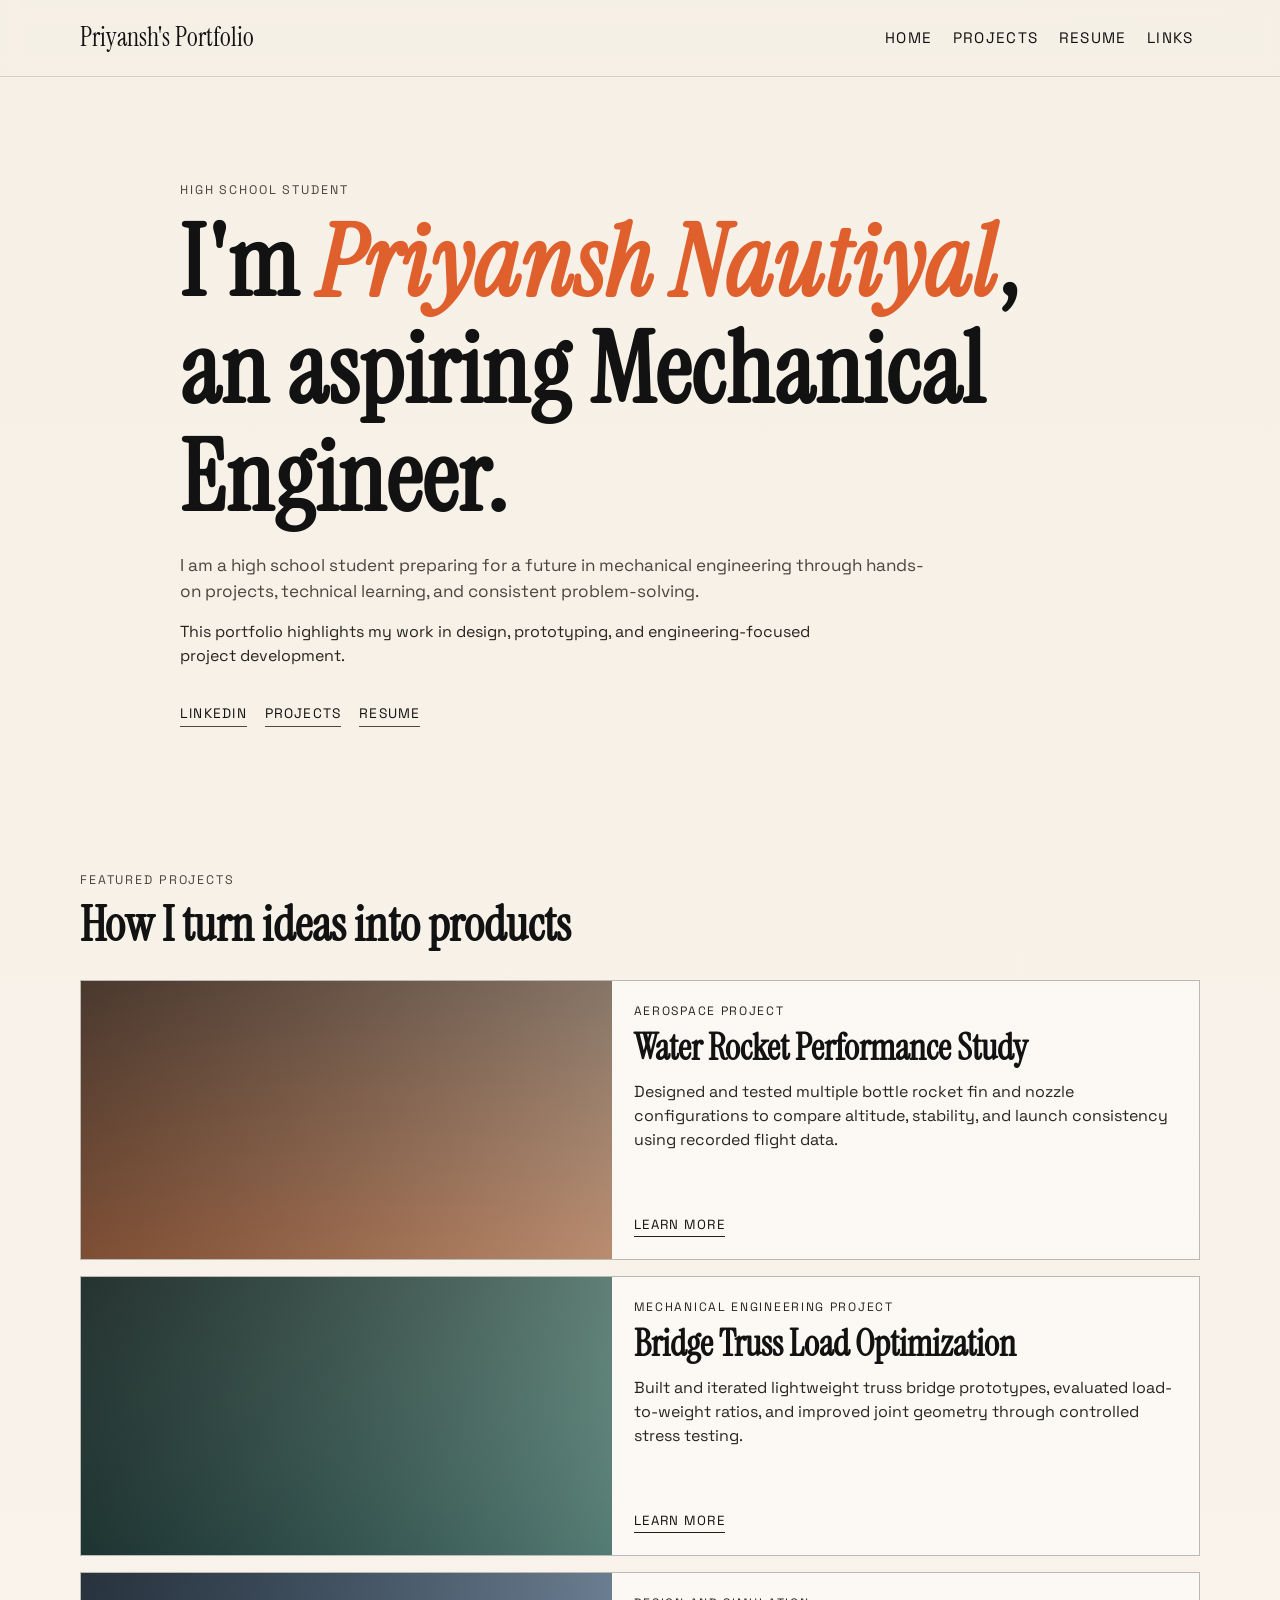
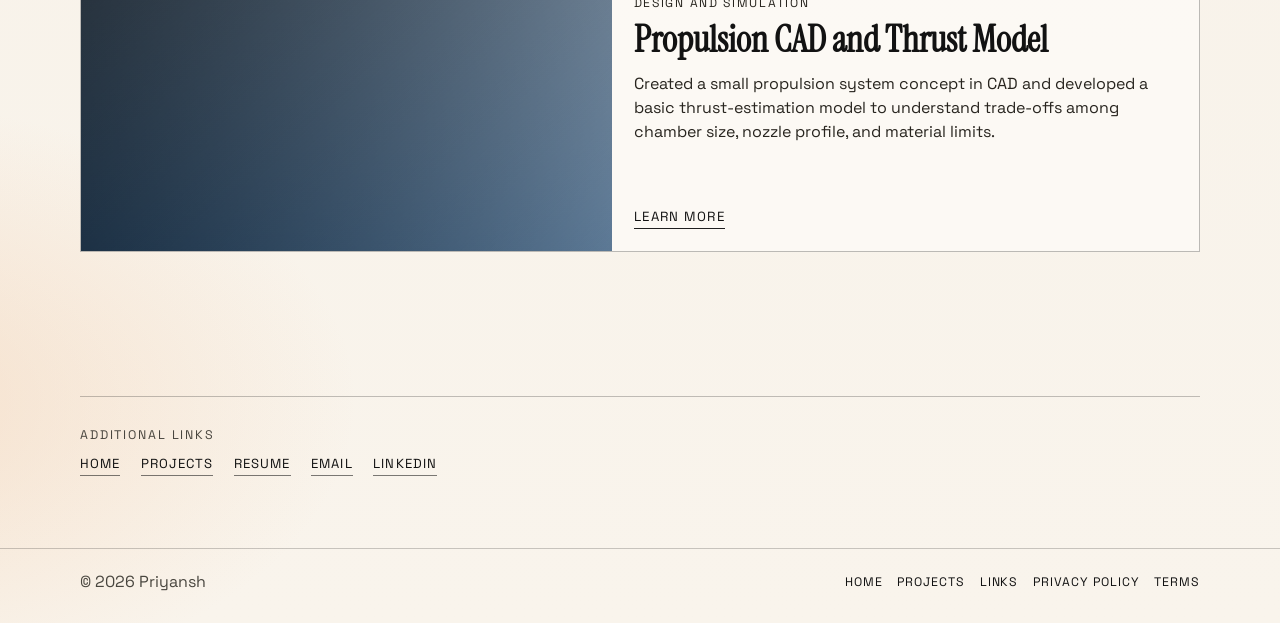
<file: index.html>
<!DOCTYPE html>
<html lang="en">
  <head>
    <meta charset="UTF-8" />
    <meta name="viewport" content="width=device-width, initial-scale=1.0" />
    <meta
      name="description"
      content="Priyansh portfolio: Projects, skills, and contact information."
    />
    <title>Priyansh | Portfolio</title>
    <link rel="icon" type="image/svg+xml" href="favicon.svg" />
    <link rel="preconnect" href="https://fonts.googleapis.com" />
    <link rel="preconnect" href="https://fonts.gstatic.com" crossorigin />
    <link
      href="https://fonts.googleapis.com/css2?family=Instrument+Serif:ital@0;1&family=Space+Grotesk:wght@400;500;700&display=swap"
      rel="stylesheet"
    />
    <link rel="stylesheet" href="styles.css" />
  </head>
  <body>
    <header class="site-header">
      <div class="container nav-wrap">
        <a class="brand" href="#home">
          <span class="brand-text">Priyansh's Portfolio</span>
        </a>

        <button class="menu-toggle" aria-label="Toggle navigation" aria-expanded="false">
          <span></span>
          <span></span>
        </button>

        <nav class="site-nav" aria-label="Primary navigation">
          <a href="#home">Home</a>
          <a href="#projects">Projects</a>
          <a href="resume.html">Resume</a>
          <a href="#additional-links">Links</a>
        </nav>
      </div>
    </header>

    <main id="home">
      <section class="hero section">
        <div class="container hero-wrap">
          <p class="eyebrow">High School Student</p>
          <h1>
            I'm <span class="accent">Priyansh Nautiyal</span>,<br />
            an aspiring Mechanical Engineer.
          </h1>
          <p class="lead">
            I am a high school student preparing for a future in 
            mechanical engineering through hands-on projects, technical learning,
            and consistent problem-solving.
          </p>
          <p class="supporting-text">
            This portfolio highlights my work in design, prototyping, and
            engineering-focused project development.
          </p>
          <div class="quick-links">
            <a href="https://www.linkedin.com/in/priyansh-nautiyal-b51570397/" target="_blank" rel="noreferrer">LinkedIn</a>
            <a href="#projects">Projects</a>
            <a id="resume" href="resume.html" aria-label="Open resume">Resume</a>
          </div>
        </div>
      </section>

      <section id="projects" class="section projects">
        <div class="container">
          <div class="section-head">
            <p class="eyebrow">Featured Projects</p>
            <h2>How I turn ideas into products</h2>
          </div>

          <div class="project-list">
            <article class="project-row">
              <div class="project-image project-image-one" aria-hidden="true"></div>
              <div class="project-copy">
                <p class="project-type">Aerospace Project</p>
                <h3>Water Rocket Performance Study</h3>
                <p>
                  Designed and tested multiple bottle rocket fin and nozzle
                  configurations to compare altitude, stability, and launch
                  consistency using recorded flight data.
                </p>
                <a href="#" aria-label="Learn more about Water Rocket Performance Study">Learn More</a>
              </div>
            </article>

            <article class="project-row">
              <div class="project-image project-image-two" aria-hidden="true"></div>
              <div class="project-copy">
                <p class="project-type">Mechanical Engineering Project</p>
                <h3>Bridge Truss Load Optimization</h3>
                <p>
                  Built and iterated lightweight truss bridge prototypes,
                  evaluated load-to-weight ratios, and improved joint geometry
                  through controlled stress testing.
                </p>
                <a href="#" aria-label="Learn more about Bridge Truss Load Optimization">Learn More</a>
              </div>
            </article>

            <article class="project-row">
              <div class="project-image project-image-three" aria-hidden="true"></div>
              <div class="project-copy">
                <p class="project-type">Design and Simulation</p>
                <h3>Propulsion CAD and Thrust Model</h3>
                <p>
                  Created a small propulsion system concept in CAD and developed
                  a basic thrust-estimation model to understand trade-offs among
                  chamber size, nozzle profile, and material limits.
                </p>
                <a href="#" aria-label="Learn more about Propulsion CAD and Thrust Model">Learn More</a>
              </div>
            </article>
          </div>
        </div>
      </section>

      <section id="additional-links" class="section additional-links">
        <div class="container additional-links-wrap">
          <p class="eyebrow">Additional Links</p>
          <div class="additional-links-list">
            <a href="#home">Home</a>
            <a href="#projects">Projects</a>
            <a href="resume.html">Resume</a>
            <a href="mailto:Priyansh.nautiyal@gmail.com">Email</a>
            <!--<a href="https://github.com/priyansh-nautiyal" target="_blank" rel="noreferrer">GitHub</a>-->
            <a href="https://www.linkedin.com/in/priyansh-nautiyal-b51570397/" target="_blank" rel="noreferrer">LinkedIn</a>
            <!--<a href="https://www.instagram.com/your-instagram-username" target="_blank" rel="noreferrer">Instagram</a>
            <a href="https://twitter.com/your-twitter-username" target="_blank" rel="noreferrer">Twitter</a>-->
          </div>
        </div>
      </section>
    </main>

    <footer class="site-footer">
      <div class="container footer-wrap">
        <p>&copy; <span id="year"></span> Priyansh</p>
        <nav class="footer-links" aria-label="Footer navigation">
          <a href="#home">Home</a>
          <a href="#projects">Projects</a>
          <a href="#additional-links">Links</a>
          <a href="privacy.html">Privacy Policy</a>
          <a href="terms.html">Terms</a>
        </nav>
      </div>
    </footer>

    <script src="script.js"></script>
  </body>
</html>
</file>
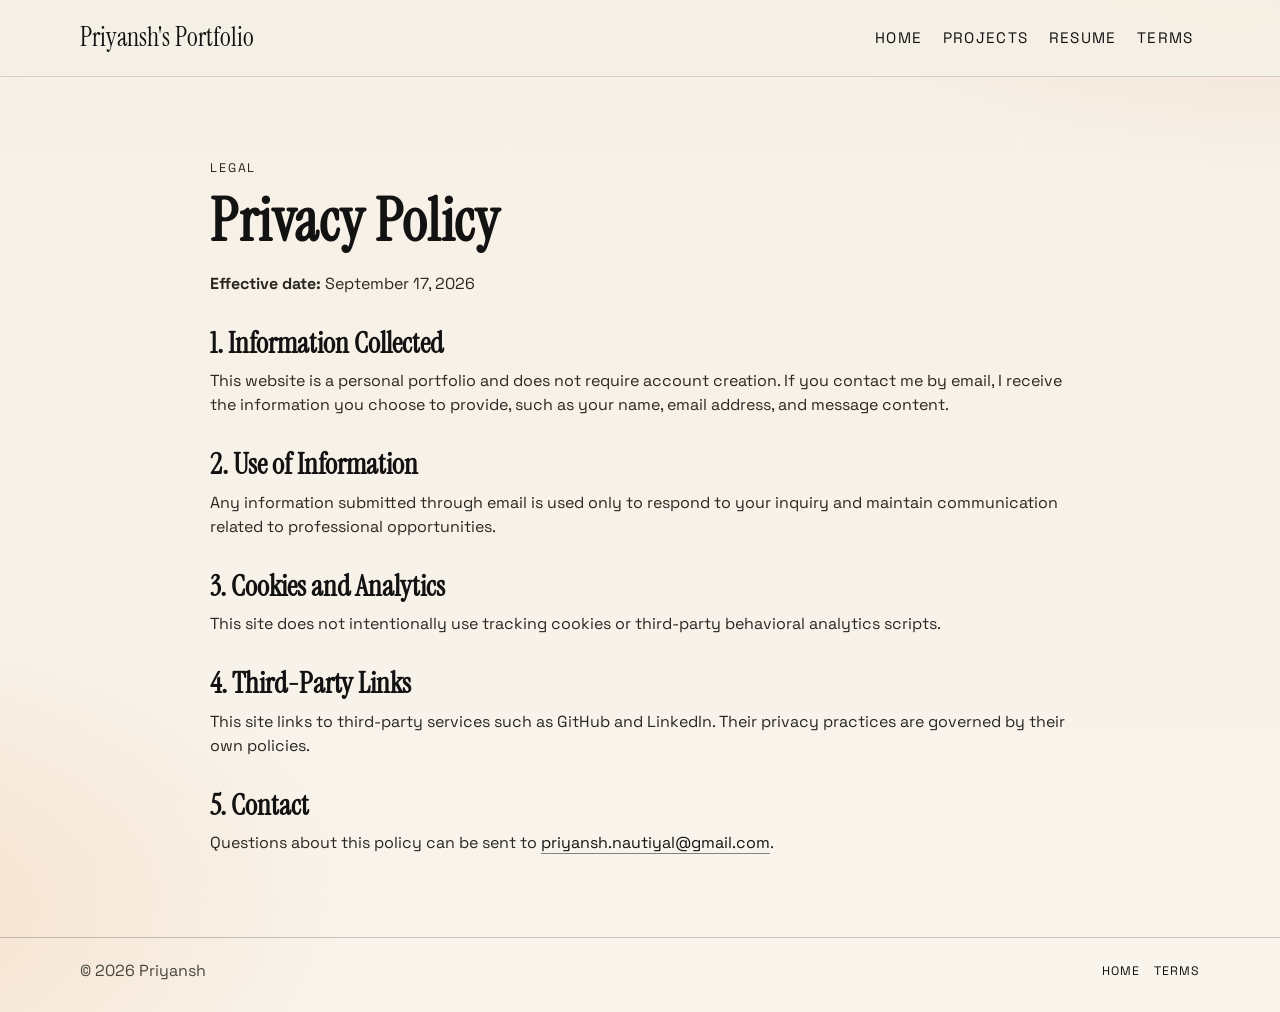
<file: privacy.html>
<!DOCTYPE html>
<html lang="en">
  <head>
    <meta charset="UTF-8" />
    <meta name="viewport" content="width=device-width, initial-scale=1.0" />
    <meta name="description" content="Privacy policy for Priyansh portfolio website." />
    <title>Privacy Policy | Priyansh</title>
    <link rel="icon" type="image/svg+xml" href="favicon.svg" />
    <link rel="preconnect" href="https://fonts.googleapis.com" />
    <link rel="preconnect" href="https://fonts.gstatic.com" crossorigin />
    <link
      href="https://fonts.googleapis.com/css2?family=Instrument+Serif:ital@0;1&family=Space+Grotesk:wght@400;500;700&display=swap"
      rel="stylesheet"
    />
    <link rel="stylesheet" href="styles.css" />
  </head>
  <body>
    <header class="site-header">
      <div class="container nav-wrap">
        <a class="brand" href="index.html#home">
          <span class="brand-text">Priyansh's Portfolio</span>
        </a>
        <nav class="site-nav" aria-label="Primary navigation">
          <a href="index.html#home">Home</a>
          <a href="index.html#projects">Projects</a>
          <a href="resume.html">Resume</a>
          <a href="terms.html">Terms</a>
        </nav>
      </div>
    </header>

    <main class="section">
      <div class="container legal-wrap">
        <p class="eyebrow">Legal</p>
        <h1>Privacy Policy</h1>
        <p><strong>Effective date:</strong> September 17, 2026</p>

        <h2>1. Information Collected</h2>
        <p>
          This website is a personal portfolio and does not require account creation.
          If you contact me by email, I receive the information you choose to provide,
          such as your name, email address, and message content.
        </p>

        <h2>2. Use of Information</h2>
        <p>
          Any information submitted through email is used only to respond to your
          inquiry and maintain communication related to professional opportunities.
        </p>

        <h2>3. Cookies and Analytics</h2>
        <p>
          This site does not intentionally use tracking cookies or third-party
          behavioral analytics scripts.
        </p>

        <h2>4. Third-Party Links</h2>
        <p>
          This site links to third-party services such as GitHub and LinkedIn.
          Their privacy practices are governed by their own policies.
        </p>

        <h2>5. Contact</h2>
        <p>
          Questions about this policy can be sent to
          <a href="mailto:priyansh.nautiyal@gmail.com">priyansh.nautiyal@gmail.com</a>.
        </p>
      </div>
    </main>

    <footer class="site-footer">
      <div class="container footer-wrap">
        <p>&copy; <span id="year"></span> Priyansh</p>
        <div class="footer-links">
          <a href="index.html">Home</a>
          <a href="terms.html">Terms</a>
        </div>
      </div>
    </footer>
    <script src="script.js"></script>
  </body>
</html>
</file>
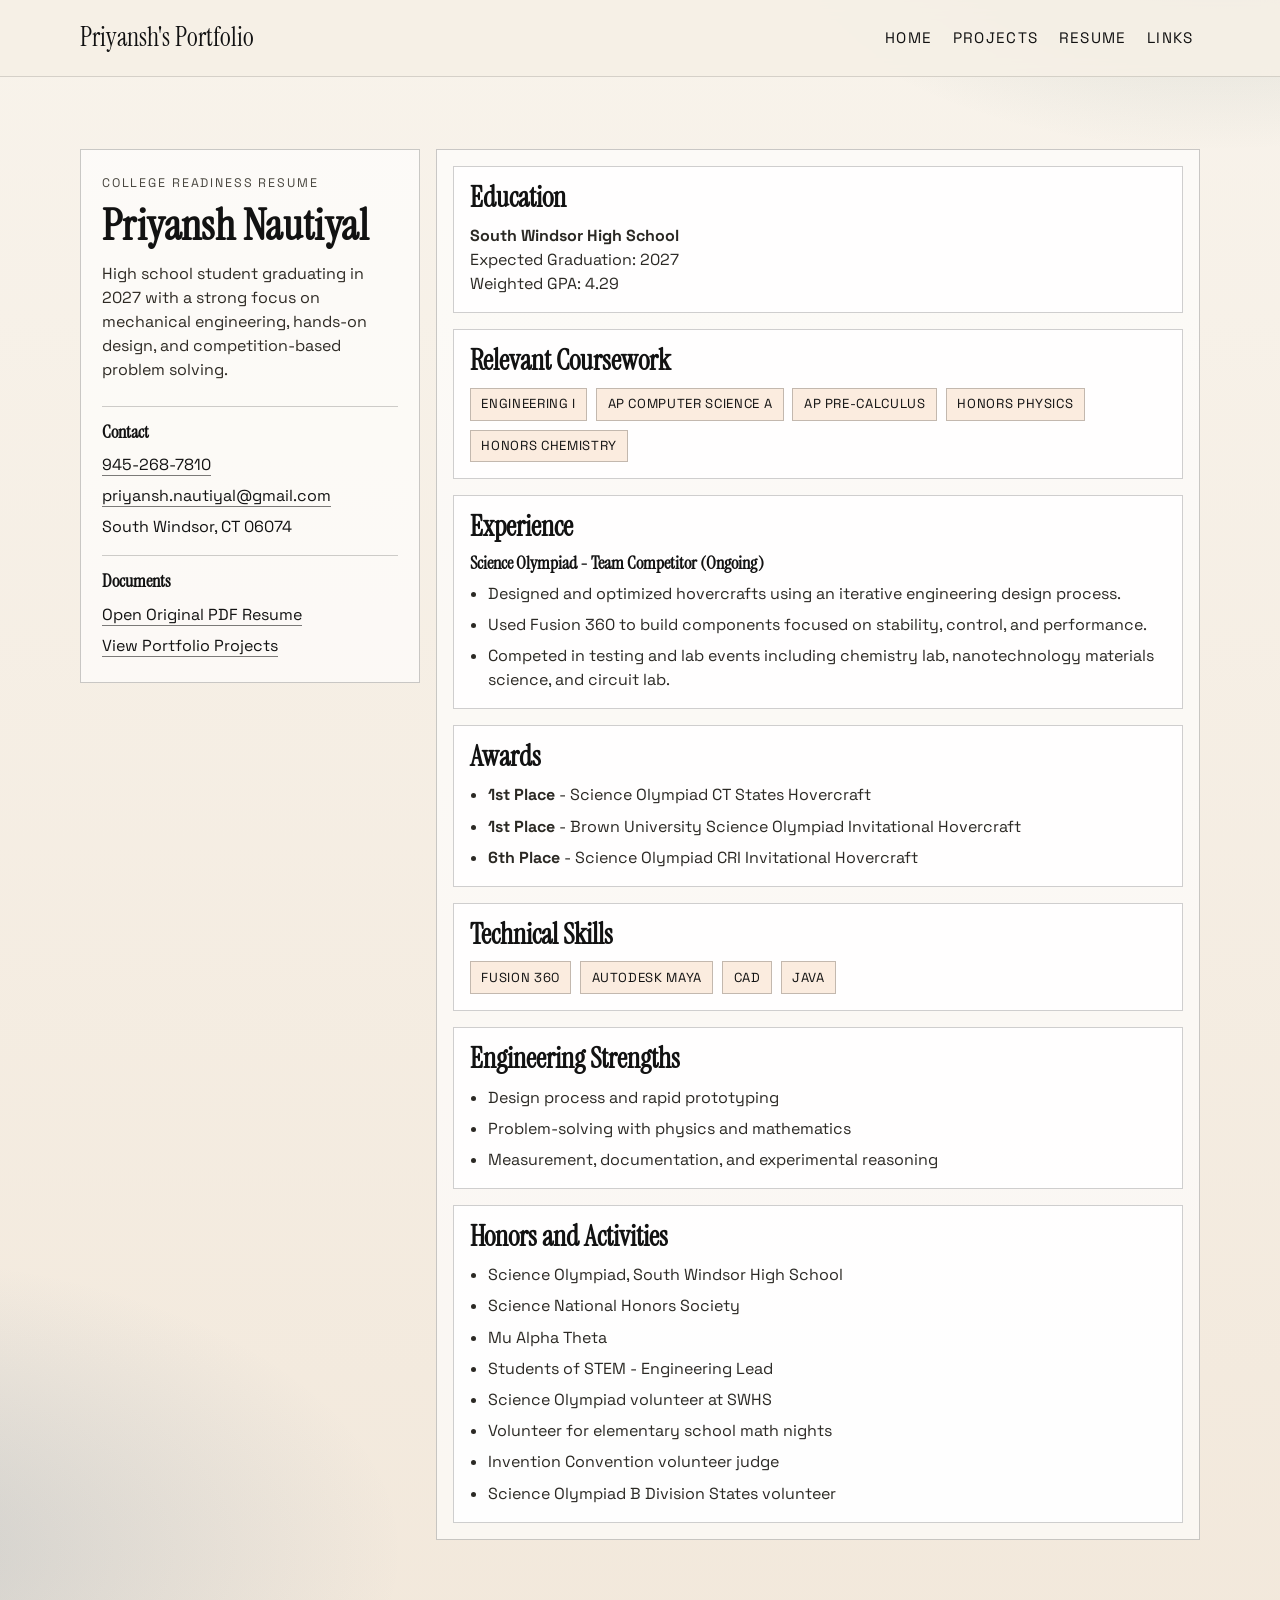
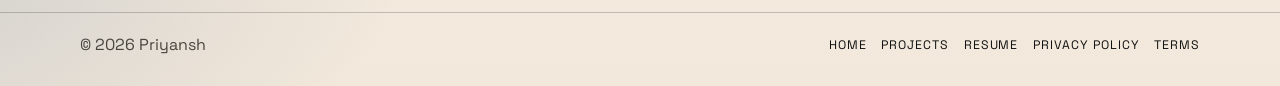
<file: resume.html>
<!DOCTYPE html>
<html lang="en">
  <head>
    <meta charset="UTF-8" />
    <meta name="viewport" content="width=device-width, initial-scale=1.0" />
    <meta
      name="description"
      content="Resume of Priyansh Nautiyal, high school student preparing for college engineering programs."
    />
    <title>Resume | Priyansh Nautiyal</title>
    <link rel="icon" type="image/svg+xml" href="favicon.svg" />
    <link rel="preconnect" href="https://fonts.googleapis.com" />
    <link rel="preconnect" href="https://fonts.gstatic.com" crossorigin />
    <link
      href="https://fonts.googleapis.com/css2?family=Instrument+Serif:ital@0;1&family=Space+Grotesk:wght@400;500;700&display=swap"
      rel="stylesheet"
    />
    <link rel="stylesheet" href="styles.css" />
  </head>
  <body class="resume-page">
    <header class="site-header">
      <div class="container nav-wrap">
        <a class="brand" href="index.html#home">
          <span class="brand-text">Priyansh's Portfolio</span>
        </a>

        <button class="menu-toggle" aria-label="Toggle navigation" aria-expanded="false">
          <span></span>
          <span></span>
        </button>

        <nav class="site-nav" aria-label="Primary navigation">
          <a href="index.html#home">Home</a>
          <a href="index.html#projects">Projects</a>
          <a href="resume.html" aria-current="page">Resume</a>
          <a href="index.html#additional-links">Links</a>
        </nav>
      </div>
    </header>

    <main class="section">
      <div class="container resume-layout">
        <aside class="resume-sidebar">
          <p class="eyebrow">College Readiness Resume</p>
          <h1>Priyansh Nautiyal</h1>
          <p class="resume-tagline">
            High school student graduating in 2027 with a strong focus on
            mechanical engineering, hands-on design, and competition-based problem solving.
          </p>

          <div class="resume-contact">
            <h2>Contact</h2>
            <ul>
              <li><a href="tel:+19452687810">945-268-7810</a></li>
              <li>
                <a href="mailto:priyansh.nautiyal@gmail.com">priyansh.nautiyal@gmail.com</a>
              </li>
              <li>South Windsor, CT 06074</li>
            </ul>
          </div>

          <div class="resume-contact">
            <h2>Documents</h2>
            <ul>
              <li>
                <a href="PriyanshNautiyal Resume.pdf" target="_blank" rel="noreferrer">
                  Open Original PDF Resume
                </a>
              </li>
              <li><a href="index.html#projects">View Portfolio Projects</a></li>
            </ul>
          </div>
        </aside>

        <section class="resume-main" aria-label="Resume details">
          <article class="resume-card">
            <h2>Education</h2>
            <p>
              <strong>South Windsor High School</strong><br />
              Expected Graduation: 2027<br />
              Weighted GPA: 4.29
            </p>
          </article>

          <article class="resume-card">
            <h2>Relevant Coursework</h2>
            <div class="pill-group" aria-label="Relevant coursework list">
              <span>Engineering I</span>
              <span>AP Computer Science A</span>
              <span>AP Pre-Calculus</span>
              <span>Honors Physics</span>
              <span>Honors Chemistry</span>
            </div>
          </article>

          <article class="resume-card">
            <h2>Experience</h2>
            <h3>Science Olympiad - Team Competitor (Ongoing)</h3>
            <ul>
              <li>
                Designed and optimized hovercrafts using an iterative engineering
                design process.
              </li>
              <li>
                Used Fusion 360 to build components focused on stability,
                control, and performance.
              </li>
              <li>
                Competed in testing and lab events including chemistry lab,
                nanotechnology materials science, and circuit lab.
              </li>
            </ul>
          </article>

          <article class="resume-card">
            <h2>Awards</h2>
            <ul>
              <li><strong>1st Place</strong> - Science Olympiad CT States Hovercraft</li>
              <li><strong>1st Place</strong> - Brown University Science Olympiad Invitational Hovercraft</li>
              <li><strong>6th Place</strong> - Science Olympiad CRI Invitational Hovercraft</li>
            </ul>
          </article>

          <article class="resume-card">
            <h2>Technical Skills</h2>
            <div class="pill-group" aria-label="Technical skills list">
              <span>Fusion 360</span>
              <span>Autodesk Maya</span>
              <span>CAD</span>
              <span>Java</span>
            </div>
          </article>

          <article class="resume-card">
            <h2>Engineering Strengths</h2>
            <ul>
              <li>Design process and rapid prototyping</li>
              <li>Problem-solving with physics and mathematics</li>
              <li>Measurement, documentation, and experimental reasoning</li>
            </ul>
          </article>

          <article class="resume-card">
            <h2>Honors and Activities</h2>
            <ul>
              <li>Science Olympiad, South Windsor High School</li>
              <li>Science National Honors Society</li>
              <li>Mu Alpha Theta</li>
              <li>Students of STEM - Engineering Lead</li>
              <li>Science Olympiad volunteer at SWHS</li>
              <li>Volunteer for elementary school math nights</li>
              <li>Invention Convention volunteer judge</li>
              <li>Science Olympiad B Division States volunteer</li>
            </ul>
          </article>
        </section>
      </div>
    </main>

    <footer class="site-footer">
      <div class="container footer-wrap">
        <p>&copy; <span id="year"></span> Priyansh</p>
        <nav class="footer-links" aria-label="Footer navigation">
          <a href="index.html#home">Home</a>
          <a href="index.html#projects">Projects</a>
          <a href="resume.html">Resume</a>
          <a href="privacy.html">Privacy Policy</a>
          <a href="terms.html">Terms</a>
        </nav>
      </div>
    </footer>

    <script src="script.js"></script>
  </body>
</html>
</file>
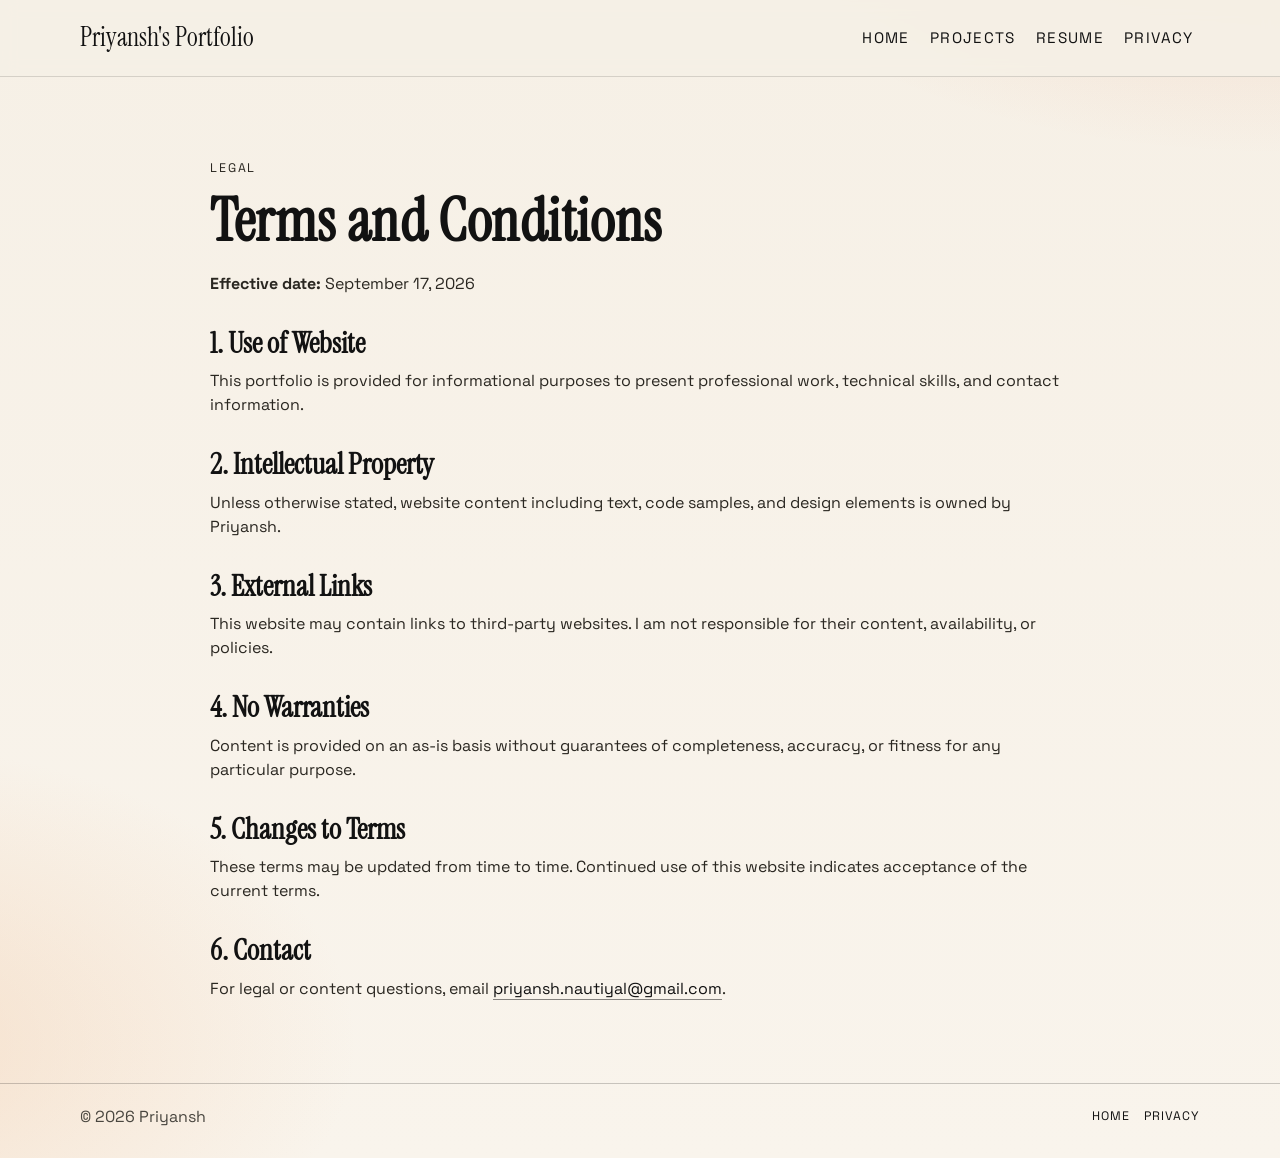
<file: terms.html>
<!DOCTYPE html>
<html lang="en">
  <head>
    <meta charset="UTF-8" />
    <meta name="viewport" content="width=device-width, initial-scale=1.0" />
    <meta name="description" content="Terms and conditions for Priyansh portfolio website." />
    <title>Terms and Conditions | Priyansh</title>
    <link rel="icon" type="image/svg+xml" href="favicon.svg" />
    <link rel="preconnect" href="https://fonts.googleapis.com" />
    <link rel="preconnect" href="https://fonts.gstatic.com" crossorigin />
    <link
      href="https://fonts.googleapis.com/css2?family=Instrument+Serif:ital@0;1&family=Space+Grotesk:wght@400;500;700&display=swap"
      rel="stylesheet"
    />
    <link rel="stylesheet" href="styles.css" />
  </head>
  <body>
    <header class="site-header">
      <div class="container nav-wrap">
        <a class="brand" href="index.html#home">
          <span class="brand-text">Priyansh's Portfolio</span>
        </a>
        <nav class="site-nav" aria-label="Primary navigation">
          <a href="index.html#home">Home</a>
          <a href="index.html#projects">Projects</a>
          <a href="resume.html">Resume</a>
          <a href="privacy.html">Privacy</a>
        </nav>
      </div>
    </header>

    <main class="section">
      <div class="container legal-wrap">
        <p class="eyebrow">Legal</p>
        <h1>Terms and Conditions</h1>
        <p><strong>Effective date:</strong> September 17, 2026</p>

        <h2>1. Use of Website</h2>
        <p>
          This portfolio is provided for informational purposes to present
          professional work, technical skills, and contact information.
        </p>

        <h2>2. Intellectual Property</h2>
        <p>
          Unless otherwise stated, website content including text, code samples,
          and design elements is owned by Priyansh.
        </p>

        <h2>3. External Links</h2>
        <p>
          This website may contain links to third-party websites. I am not
          responsible for their content, availability, or policies.
        </p>

        <h2>4. No Warranties</h2>
        <p>
          Content is provided on an as-is basis without guarantees of completeness,
          accuracy, or fitness for any particular purpose.
        </p>

        <h2>5. Changes to Terms</h2>
        <p>
          These terms may be updated from time to time. Continued use of this
          website indicates acceptance of the current terms.
        </p>

        <h2>6. Contact</h2>
        <p>
          For legal or content questions, email
          <a href="mailto:priyansh.nautiyal@gmail.com">priyansh.nautiyal@gmail.com</a>.
        </p>
      </div>
    </main>

    <footer class="site-footer">
      <div class="container footer-wrap">
        <p>&copy; <span id="year"></span> Priyansh</p>
        <div class="footer-links">
          <a href="index.html">Home</a>
          <a href="privacy.html">Privacy</a>
        </div>
      </div>
    </footer>
    <script src="script.js"></script>
  </body>
</html>
</file>
<file: styles.css>
:root {
  --bg: #f6f0e6;
  --bg-strong: #f0e4d2;
  --text: #121212;
  --muted: #49463f;
  --line: #1f1f1f;
  --accent: #df5f2d;
  --accent-soft: #f2c7a2;
  --max-width: 1120px;
}

* {
  box-sizing: border-box;
}

html {
  scroll-behavior: smooth;
}

body {
  margin: 0;
  color: var(--text);
  font-family: "Space Grotesk", "Segoe UI", sans-serif;
  line-height: 1.5;
  background:
    radial-gradient(1000px 450px at 100% -8%, rgba(223, 95, 45, 0.14), transparent 55%),
    radial-gradient(850px 500px at -12% 90%, rgba(242, 199, 162, 0.45), transparent 60%),
    linear-gradient(180deg, var(--bg) 0%, #f9f4ec 100%);
}

.container {
  width: min(92%, var(--max-width));
  margin: 0 auto;
}

.section {
  padding: 4.5rem 0;
}

.site-header {
  position: sticky;
  top: 0;
  z-index: 30;
  background: rgba(246, 240, 230, 0.9);
  backdrop-filter: blur(8px);
  border-bottom: 1px solid rgba(18, 18, 18, 0.14);
}

.nav-wrap {
  min-height: 76px;
  display: flex;
  align-items: center;
  justify-content: space-between;
  gap: 1.1rem;
}

.brand {
  text-decoration: none;
  color: var(--text);
  letter-spacing: 0.01em;
  margin-right: auto;
}

.brand-text {
  font-family: "Instrument Serif", Georgia, serif;
  font-size: 1.6rem;
}

.site-nav {
  display: flex;
  gap: 1.25rem;
  margin-right: 0.4rem;
}

.site-nav a {
  color: var(--text);
  text-decoration: none;
  font-size: 0.95rem;
  text-transform: uppercase;
  letter-spacing: 0.09em;
  position: relative;
}

.site-nav a::after {
  content: "";
  position: absolute;
  left: 0;
  bottom: -0.35rem;
  width: 100%;
  height: 1px;
  background: var(--line);
  transform: scaleX(0);
  transform-origin: left;
  transition: transform 0.25s ease;
}

.site-nav a:hover::after,
.site-nav a:focus-visible::after {
  transform: scaleX(1);
}

.menu-toggle {
  display: none;
  border: 0;
  background: transparent;
  cursor: pointer;
}

.menu-toggle span {
  display: block;
  width: 28px;
  height: 2px;
  margin: 6px 0;
  background: var(--text);
  transition: transform 0.2s ease;
}

.hero {
  padding-top: 6.5rem;
}

.hero-wrap {
  max-width: 920px;
}

.eyebrow {
  margin: 0 0 0.6rem;
  text-transform: uppercase;
  letter-spacing: 0.15em;
  font-size: 0.78rem;
  color: var(--muted);
}

h1,
h2,
h3 {
  margin: 0;
  line-height: 1.08;
}

h1 {
  font-family: "Instrument Serif", Georgia, serif;
  font-size: clamp(2.4rem, 8vw, 6.2rem);
  letter-spacing: 0.01em;
  margin-bottom: 1.4rem;
}

.accent {
  color: var(--accent);
  font-style: italic;
}

.lead {
  max-width: 68ch;
  color: var(--muted);
  margin: 0 0 1rem;
  font-size: 1.07rem;
}

.supporting-text {
  max-width: 68ch;
  margin: 0 0 2rem;
  color: #26241f;
}

.quick-links {
  display: flex;
  flex-wrap: wrap;
  gap: 1.1rem;
}

.quick-links a {
  text-decoration: none;
  color: var(--text);
  border-bottom: 1px solid rgba(18, 18, 18, 0.75);
  padding: 0.15rem 0;
  font-size: 0.86rem;
  text-transform: uppercase;
  letter-spacing: 0.09em;
  transition: color 0.2s ease, border-color 0.2s ease;
}

.quick-links a:hover,
.quick-links a:focus-visible {
  color: var(--accent);
  border-color: var(--accent);
}

.section-head {
  margin-bottom: 1.8rem;
}

h2 {
  font-family: "Instrument Serif", Georgia, serif;
  font-size: clamp(1.7rem, 4vw, 3rem);
}

.project-list {
  display: grid;
  gap: 1rem;
}

.project-row {
  display: grid;
  grid-template-columns: 0.95fr 1.05fr;
  min-height: 280px;
  border: 1px solid rgba(18, 18, 18, 0.28);
  background: rgba(255, 255, 255, 0.45);
}

.project-image {
  min-height: 100%;
}

.project-image-one {
  background:
    linear-gradient(150deg, rgba(18, 18, 18, 0.75), rgba(18, 18, 18, 0.25)),
    linear-gradient(35deg, #ee8d57, #f6d4b8);
}

.project-image-two {
  background:
    linear-gradient(150deg, rgba(13, 13, 13, 0.72), rgba(13, 13, 13, 0.15)),
    linear-gradient(25deg, #2b544f, #9cd2c2);
}

.project-image-three {
  background:
    linear-gradient(140deg, rgba(19, 19, 19, 0.72), rgba(19, 19, 19, 0.22)),
    linear-gradient(35deg, #27527c, #a8c8e8);
}

.project-copy {
  padding: 1.35rem;
  display: flex;
  flex-direction: column;
}

.project-type {
  margin: 0;
  color: var(--muted);
  font-size: 0.76rem;
  text-transform: uppercase;
  letter-spacing: 0.14em;
}

h3 {
  margin: 0.55rem 0 0.75rem;
  font-family: "Instrument Serif", Georgia, serif;
  font-size: clamp(1.5rem, 2.8vw, 2.3rem);
}

.project-copy p {
  margin: 0;
  max-width: 56ch;
  color: #28251f;
}

.project-copy a {
  align-self: flex-start;
  margin-top: auto;
  text-transform: uppercase;
  letter-spacing: 0.11em;
  text-decoration: none;
  color: var(--text);
  border-bottom: 1px solid var(--line);
  padding-bottom: 0.1rem;
  font-size: 0.83rem;
}

.project-copy a:hover,
.project-copy a:focus-visible {
  color: var(--accent);
  border-color: var(--accent);
}

.additional-links-wrap {
  border-top: 1px solid rgba(18, 18, 18, 0.25);
  padding-top: 1.8rem;
}

.additional-links-list {
  display: flex;
  flex-wrap: wrap;
  gap: 1rem 1.3rem;
}

.additional-links-list a {
  color: var(--text);
  text-decoration: none;
  border-bottom: 1px solid rgba(18, 18, 18, 0.55);
  text-transform: uppercase;
  letter-spacing: 0.08em;
  font-size: 0.82rem;
  padding-bottom: 0.1rem;
}

.additional-links-list a:hover,
.additional-links-list a:focus-visible {
  border-color: var(--accent);
  color: var(--accent);
}

.site-footer {
  border-top: 1px solid rgba(18, 18, 18, 0.22);
  padding: 1.3rem 0 1.8rem;
}

.footer-wrap {
  display: flex;
  justify-content: space-between;
  align-items: center;
  gap: 0.8rem;
  flex-wrap: wrap;
}

.footer-wrap p {
  margin: 0;
  color: var(--muted);
}

.footer-links {
  display: flex;
  flex-wrap: wrap;
  gap: 0.9rem;
}

.footer-links a {
  position: relative;
  display: inline-block;
  padding: 0.15rem 0;
  color: var(--text);
  text-decoration: none;
  text-transform: uppercase;
  letter-spacing: 0.08em;
  font-size: 0.77rem;
  transition: color 0.2s ease;
}

.footer-links a::after {
  content: "";
  position: absolute;
  left: 0;
  bottom: -0.1rem;
  width: 100%;
  height: 1px;
  background: currentColor;
  transform: scaleX(0);
  transform-origin: left;
  transition: transform 0.2s ease;
}

@media (hover: hover) and (pointer: fine) {
  .footer-links a:hover {
    color: var(--accent);
  }

  .footer-links a:hover::after {
    transform: scaleX(1);
  }
}

.footer-links a:focus-visible {
  color: var(--accent);
  outline: 2px solid var(--accent);
  outline-offset: 3px;
}

.footer-links a:focus-visible::after {
  transform: scaleX(1);
}

@media (prefers-reduced-motion: reduce) {
  .footer-links a,
  .footer-links a::after {
    transition: none;
  }
}

.legal-wrap {
  max-width: 860px;
}

.legal-wrap h1 {
  font-family: "Instrument Serif", Georgia, serif;
  font-size: clamp(2rem, 5vw, 3.7rem);
  margin-bottom: 1.2rem;
}

.legal-wrap h2 {
  margin-top: 2rem;
  font-size: clamp(1.25rem, 3vw, 1.8rem);
}

.legal-wrap p {
  margin: 0.65rem 0;
  color: #2a2721;
}

.legal-wrap a {
  color: var(--text);
  text-decoration: none;
  border-bottom: 1px solid rgba(18, 18, 18, 0.5);
}

.legal-wrap a:hover,
.legal-wrap a:focus-visible {
  color: var(--accent);
  border-color: var(--accent);
}

.resume-page {
  background:
    radial-gradient(800px 420px at 95% -5%, rgba(43, 84, 79, 0.17), transparent 56%),
    radial-gradient(900px 480px at -12% 92%, rgba(39, 82, 124, 0.18), transparent 62%),
    linear-gradient(180deg, #f8f3eb 0%, #f2e8db 100%);
}

.resume-layout {
  display: grid;
  grid-template-columns: 340px minmax(0, 1fr);
  gap: 1rem;
  align-items: start;
}

.resume-sidebar,
.resume-main {
  border: 1px solid rgba(18, 18, 18, 0.22);
  background: rgba(255, 255, 255, 0.64);
}

.resume-sidebar {
  padding: 1.5rem 1.3rem;
  position: sticky;
  top: 92px;
}

.resume-sidebar h1 {
  font-family: "Instrument Serif", Georgia, serif;
  font-size: clamp(2rem, 4.4vw, 2.7rem);
  margin: 0 0 0.8rem;
}

.resume-tagline {
  margin: 0 0 1.5rem;
  color: #2e2a24;
}

.resume-contact {
  padding-top: 1rem;
  margin-top: 1rem;
  border-top: 1px solid rgba(18, 18, 18, 0.2);
}

.resume-contact h2 {
  font-size: 1.15rem;
  margin-bottom: 0.65rem;
}

.resume-contact ul {
  margin: 0;
  padding: 0;
  list-style: none;
  display: grid;
  gap: 0.45rem;
}

.resume-contact a {
  color: var(--text);
  text-decoration: none;
  border-bottom: 1px solid rgba(18, 18, 18, 0.55);
}

.resume-contact a:hover,
.resume-contact a:focus-visible {
  color: var(--accent);
  border-color: var(--accent);
}

.resume-main {
  padding: 1rem;
  display: grid;
  gap: 1rem;
}

.resume-card {
  border: 1px solid rgba(18, 18, 18, 0.2);
  background: rgba(255, 255, 255, 0.9);
  padding: 1rem;
}

.resume-card h2 {
  margin-bottom: 0.7rem;
  font-size: clamp(1.3rem, 2.3vw, 1.75rem);
}

.resume-card h3 {
  font-size: 1.1rem;
  margin-bottom: 0.55rem;
}

.resume-card p {
  margin: 0;
  color: #2b2924;
}

.resume-card ul {
  margin: 0;
  padding-left: 1.15rem;
  color: #2b2924;
  display: grid;
  gap: 0.45rem;
}

.pill-group {
  display: flex;
  flex-wrap: wrap;
  gap: 0.55rem;
}

.pill-group span {
  border: 1px solid rgba(18, 18, 18, 0.24);
  padding: 0.35rem 0.65rem;
  font-size: 0.82rem;
  letter-spacing: 0.05em;
  text-transform: uppercase;
  background: rgba(242, 199, 162, 0.34);
}

@media (max-width: 900px) {
  .project-row {
    grid-template-columns: 1fr;
  }

  .project-image {
    min-height: 220px;
  }

  .resume-layout {
    grid-template-columns: 1fr;
  }

  .resume-sidebar {
    position: static;
  }
}

@media (max-width: 760px) {
  .menu-toggle {
    display: block;
    z-index: 35;
  }

  .site-nav {
    position: absolute;
    top: 75px;
    right: 4%;
    width: min(290px, 88vw);
    border: 1px solid rgba(18, 18, 18, 0.28);
    background: rgba(246, 240, 230, 0.98);
    padding: 1rem;
    display: grid;
    gap: 0.8rem;
    transform: translateY(-10px);
    opacity: 0;
    pointer-events: none;
    transition: transform 0.2s ease, opacity 0.2s ease;
  }

  .site-nav.open {
    transform: translateY(0);
    opacity: 1;
    pointer-events: auto;
  }

  .menu-toggle.open span:first-child {
    transform: translateY(8px) rotate(45deg);
  }

  .menu-toggle.open span:last-child {
    transform: translateY(-8px) rotate(-45deg);
  }

  .section {
    padding: 4rem 0;
  }

  .hero {
    padding-top: 5.5rem;
  }
}

@media (max-width: 520px) {
  .project-copy {
    padding: 1rem;
  }

  .additional-links-list {
    flex-direction: column;
    gap: 0.7rem;
  }
}
</file>
